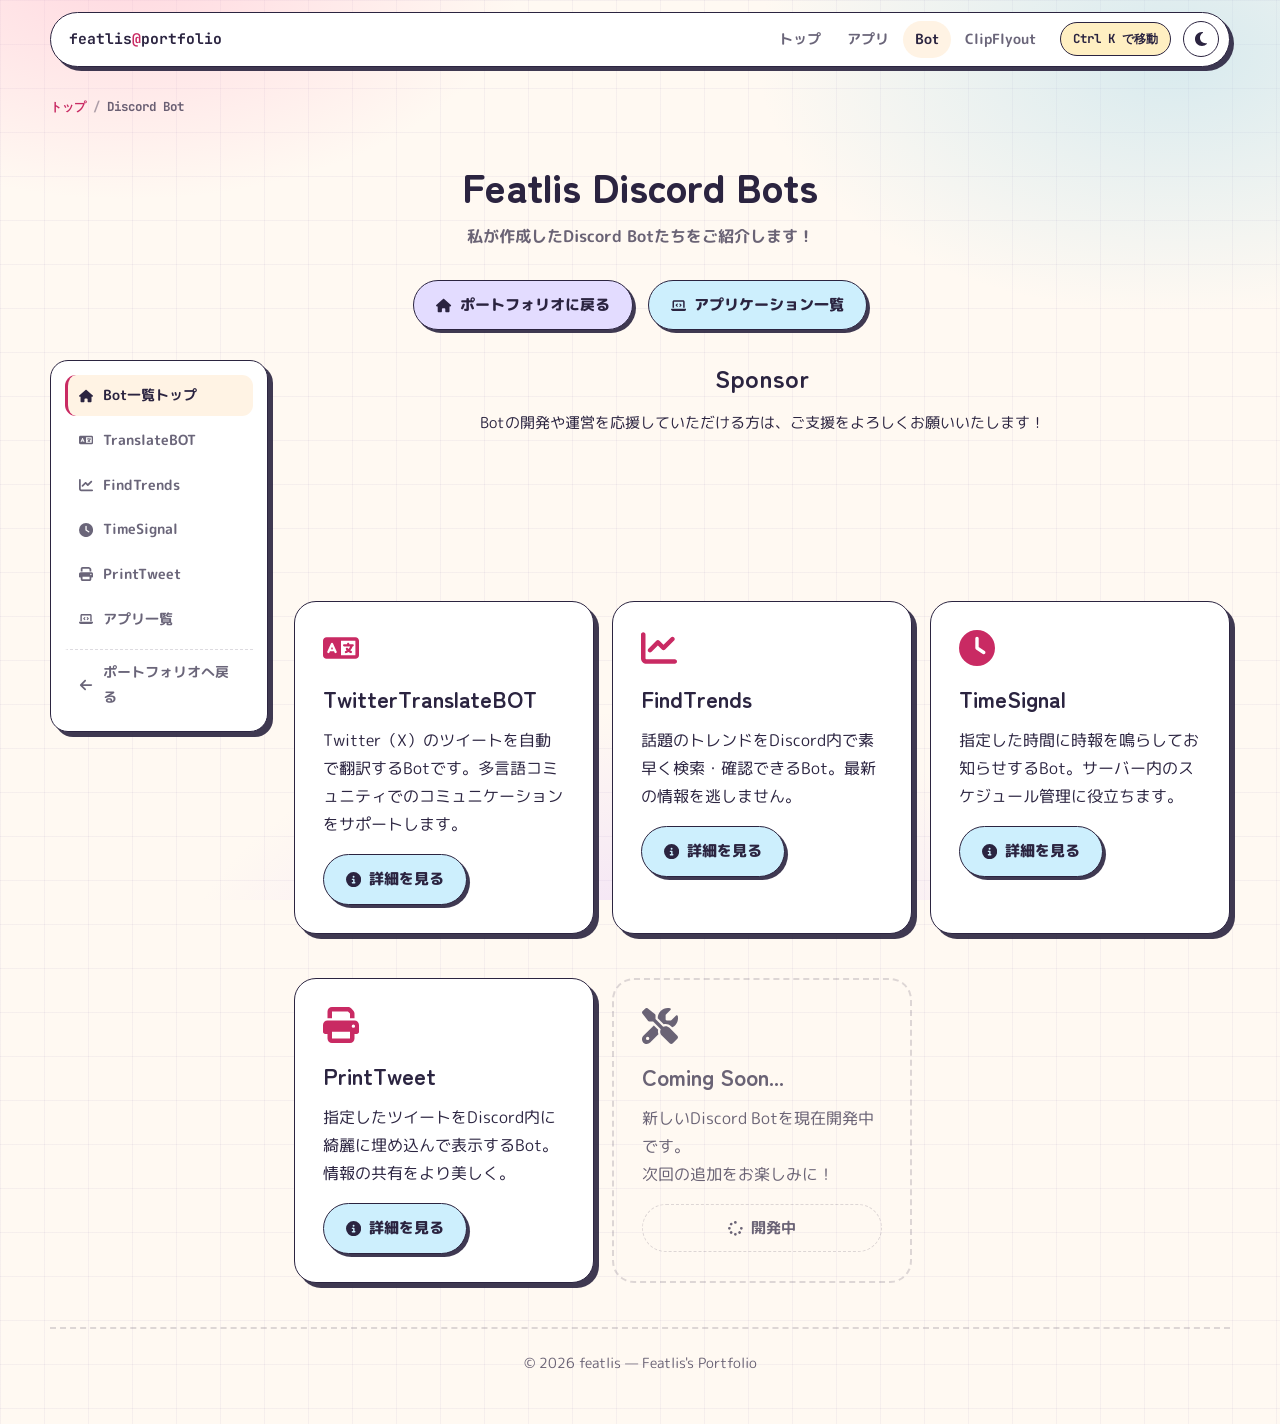
<file: featlis-discordbot.html>
<!DOCTYPE html>
<html lang="ja">

<head>
    <meta charset="UTF-8">
    <meta name="viewport" content="width=device-width, initial-scale=1.0">
    <title>Featlis Discord Bots</title>
    <meta name="color-scheme" content="light dark">
    <script>(function(){try{var d=document.documentElement,m=document.querySelector('meta[name="color-scheme"]'),t=localStorage.getItem("theme");if(t==="dark"||t==="light"){d.setAttribute("data-theme",t);if(m)m.content=t;}else if(window.matchMedia("(prefers-color-scheme: dark)").matches){d.setAttribute("data-theme","dark");}var a=localStorage.getItem("accent");if(a)d.setAttribute("data-accent",a);}catch(e){}})();</script>
    <meta name="description" content="Featlisが作成したDiscord Botの配布ページ。TwitterTranslateBOT、FindTrends、TimeSignal、PrintTweetの導入リンクと使い方を掲載しています。">
    <link rel="canonical" href="https://featlis.github.io/featlis-discordbot">
    <meta property="og:type" content="website">
    <meta property="og:site_name" content="Featlis's Portfolio">
    <meta property="og:title" content="Featlis Discord Bots">
    <meta property="og:description" content="Featlisが作成したDiscord Botの配布ページ。TwitterTranslateBOT、FindTrends、TimeSignal、PrintTweetの導入リンクと使い方を掲載しています。">
    <meta property="og:url" content="https://featlis.github.io/featlis-discordbot">
    <meta property="og:image" content="https://featlis.github.io/assets/ogp.png">
    <meta name="twitter:card" content="summary_large_image">
    <link rel="preconnect" href="https://fonts.googleapis.com">
    <link rel="preconnect" href="https://fonts.gstatic.com" crossorigin>
    <link href="https://fonts.googleapis.com/css2?family=Zen+Maru+Gothic:wght@700;900&family=M+PLUS+Rounded+1c:wght@400;500;700;800&family=Space+Grotesk:wght@500;700&family=JetBrains+Mono:wght@400;700&display=swap" rel="stylesheet">
    <link rel="stylesheet" href="css/style.css">
    <link rel="icon" type="image/png" href="./favicon.png?v=2">
    <link rel="apple-touch-icon" href="./favicon.png?v=2">
</head>

<body class="p-pink">
    <a class="skip-link" href="#main">メインコンテンツへスキップ</a>
    <div id="progressBar"></div>
    <header class="topbar">
        <a class="logo" href="./">featlis<b>@</b>portfolio</a>
        <nav aria-label="メインメニュー">
            <a href="./">トップ</a>
            <a href="featlis-apps">アプリ</a>
            <a href="featlis-discordbot">Bot</a>
            <a href="clipflyout">ClipFlyout</a>
        </nav>
        <button class="tbtn kbd" id="paletteBtn" type="button" aria-haspopup="dialog" aria-controls="palette"><span class="kbd-desktop">Ctrl K で移動</span><span class="kbd-mobile">移動</span></button>
        <button class="tbtn icon" id="themeToggle" type="button" aria-label="テーマ切替"><svg class="ic" viewBox="0 0 384 512" aria-hidden="true" focusable="false"><path d="M223.5 32C100 32 0 132.3 0 256S100 480 223.5 480c60.6 0 115.5-24.2 155.8-63.4c5-4.9 6.3-12.5 3.1-18.7s-10.1-9.7-17-8.5c-9.8 1.7-19.8 2.6-30.1 2.6c-96.9 0-175.5-78.8-175.5-176c0-65.8 36-123.1 89.3-153.3c6.1-3.5 9.2-10.5 7.7-17.3s-7.3-11.9-14.3-12.5c-6.3-.5-12.6-.8-19-.8z"/></svg></button>
    </header>

    <div class="container">
        <nav class="breadcrumb" aria-label="パンくずリスト">
            <a href="./">トップ</a><span class="sep" aria-hidden="true">/</span>
            <span aria-current="page">Discord Bot</span>
        </nav>

        <header class="fade-in">
            <h1>Featlis Discord Bots</h1>
            <p class="subtitle">私が作成したDiscord Botたちをご紹介します！</p>
            <div style="margin-top: 30px; display: flex; justify-content: center; gap: 15px; flex-wrap: wrap;">
                <a href="./" class="btn btn-portfolio">
                    <svg class="ic" viewBox="0 0 576 512" aria-hidden="true" focusable="false"><path d="M575.8 255.5c0 18-15 32.1-32 32.1l-32 0 .7 160.2c0 2.7-.2 5.4-.5 8.1l0 16.2c0 22.1-17.9 40-40 40l-16 0c-1.1 0-2.2 0-3.3-.1c-1.4 .1-2.8 .1-4.2 .1L416 512l-24 0c-22.1 0-40-17.9-40-40l0-24 0-64c0-17.7-14.3-32-32-32l-64 0c-17.7 0-32 14.3-32 32l0 64 0 24c0 22.1-17.9 40-40 40l-24 0-31.9 0c-1.5 0-3-.1-4.5-.2c-1.2 .1-2.4 .2-3.6 .2l-16 0c-22.1 0-40-17.9-40-40l0-112c0-.9 0-1.9 .1-2.8l0-69.7-32 0c-18 0-32-14-32-32.1c0-9 3-17 10-24L266.4 8c7-7 15-8 22-8s15 2 21 7L564.8 231.5c8 7 12 15 11 24z"/></svg> ポートフォリオに戻る
                </a>
                <a href="featlis-apps" class="btn btn-detail">
                    <svg class="ic" viewBox="0 0 640 512" aria-hidden="true" focusable="false"><path d="M64 96c0-35.3 28.7-64 64-64l384 0c35.3 0 64 28.7 64 64l0 256-64 0 0-256L128 96l0 256-64 0L64 96zM0 403.2C0 392.6 8.6 384 19.2 384l601.6 0c10.6 0 19.2 8.6 19.2 19.2c0 42.4-34.4 76.8-76.8 76.8L76.8 480C34.4 480 0 445.6 0 403.2zM281 209l-31 31 31 31c9.4 9.4 9.4 24.6 0 33.9s-24.6 9.4-33.9 0l-48-48c-9.4-9.4-9.4-24.6 0-33.9l48-48c9.4-9.4 24.6-9.4 33.9 0s9.4 24.6 0 33.9zM393 175l48 48c9.4 9.4 9.4 24.6 0 33.9l-48 48c-9.4 9.4-24.6 9.4-33.9 0s-9.4-24.6 0-33.9l31-31-31-31c-9.4-9.4-9.4-24.6 0-33.9s24.6-9.4 33.9 0z"/></svg> アプリケーション一覧
                </a>
            </div>
        </header>

        <div class="with-sidebar">
            <nav class="side-nav" aria-label="サブメニュー">
                <a href="featlis-discordbot" class="active" aria-current="page"><svg class="ic" viewBox="0 0 576 512" aria-hidden="true" focusable="false"><path d="M575.8 255.5c0 18-15 32.1-32 32.1l-32 0 .7 160.2c0 2.7-.2 5.4-.5 8.1l0 16.2c0 22.1-17.9 40-40 40l-16 0c-1.1 0-2.2 0-3.3-.1c-1.4 .1-2.8 .1-4.2 .1L416 512l-24 0c-22.1 0-40-17.9-40-40l0-24 0-64c0-17.7-14.3-32-32-32l-64 0c-17.7 0-32 14.3-32 32l0 64 0 24c0 22.1-17.9 40-40 40l-24 0-31.9 0c-1.5 0-3-.1-4.5-.2c-1.2 .1-2.4 .2-3.6 .2l-16 0c-22.1 0-40-17.9-40-40l0-112c0-.9 0-1.9 .1-2.8l0-69.7-32 0c-18 0-32-14-32-32.1c0-9 3-17 10-24L266.4 8c7-7 15-8 22-8s15 2 21 7L564.8 231.5c8 7 12 15 11 24z"/></svg> Bot一覧トップ</a>
                <a href="twitter-translate-bot"><svg class="ic" viewBox="0 0 640 512" aria-hidden="true" focusable="false"><path d="M0 128C0 92.7 28.7 64 64 64l192 0 48 0 16 0 256 0c35.3 0 64 28.7 64 64l0 256c0 35.3-28.7 64-64 64l-256 0-16 0-48 0L64 448c-35.3 0-64-28.7-64-64L0 128zm320 0l0 256 256 0 0-256-256 0zM178.3 175.9c-3.2-7.2-10.4-11.9-18.3-11.9s-15.1 4.7-18.3 11.9l-64 144c-4.5 10.1 .1 21.9 10.2 26.4s21.9-.1 26.4-10.2l8.9-20.1 73.6 0 8.9 20.1c4.5 10.1 16.3 14.6 26.4 10.2s14.6-16.3 10.2-26.4l-64-144zM160 233.2L179 276l-38 0 19-42.8zM448 164c11 0 20 9 20 20l0 4 44 0 16 0c11 0 20 9 20 20s-9 20-20 20l-2 0-1.6 4.5c-8.9 24.4-22.4 46.6-39.6 65.4c.9 .6 1.8 1.1 2.7 1.6l18.9 11.3c9.5 5.7 12.5 18 6.9 27.4s-18 12.5-27.4 6.9l-18.9-11.3c-4.5-2.7-8.8-5.5-13.1-8.5c-10.6 7.5-21.9 14-34 19.4l-3.6 1.6c-10.1 4.5-21.9-.1-26.4-10.2s.1-21.9 10.2-26.4l3.6-1.6c6.4-2.9 12.6-6.1 18.5-9.8l-12.2-12.2c-7.8-7.8-7.8-20.5 0-28.3s20.5-7.8 28.3 0l14.6 14.6 .5 .5c12.4-13.1 22.5-28.3 29.8-45L448 228l-72 0c-11 0-20-9-20-20s9-20 20-20l52 0 0-4c0-11 9-20 20-20z"/></svg> TranslateBOT</a>
                <a href="find-trends"><svg class="ic" viewBox="0 0 512 512" aria-hidden="true" focusable="false"><path d="M64 64c0-17.7-14.3-32-32-32S0 46.3 0 64L0 400c0 44.2 35.8 80 80 80l400 0c17.7 0 32-14.3 32-32s-14.3-32-32-32L80 416c-8.8 0-16-7.2-16-16L64 64zm406.6 86.6c12.5-12.5 12.5-32.8 0-45.3s-32.8-12.5-45.3 0L320 210.7l-57.4-57.4c-12.5-12.5-32.8-12.5-45.3 0l-112 112c-12.5 12.5-12.5 32.8 0 45.3s32.8 12.5 45.3 0L240 221.3l57.4 57.4c12.5 12.5 32.8 12.5 45.3 0l128-128z"/></svg> FindTrends</a>
                <a href="time-signal"><svg class="ic" viewBox="0 0 512 512" aria-hidden="true" focusable="false"><path d="M256 0a256 256 0 1 1 0 512A256 256 0 1 1 256 0zM232 120l0 136c0 8 4 15.5 10.7 20l96 64c11 7.4 25.9 4.4 33.3-6.7s4.4-25.9-6.7-33.3L280 243.2 280 120c0-13.3-10.7-24-24-24s-24 10.7-24 24z"/></svg> TimeSignal</a>
                <a href="print-tweet"><svg class="ic" viewBox="0 0 512 512" aria-hidden="true" focusable="false"><path d="M128 0C92.7 0 64 28.7 64 64l0 96 64 0 0-96 226.7 0L384 93.3l0 66.7 64 0 0-66.7c0-17-6.7-33.3-18.7-45.3L400 18.7C388 6.7 371.7 0 354.7 0L128 0zM384 352l0 32 0 64-256 0 0-64 0-16 0-16 256 0zm64 32l32 0c17.7 0 32-14.3 32-32l0-96c0-35.3-28.7-64-64-64L64 192c-35.3 0-64 28.7-64 64l0 96c0 17.7 14.3 32 32 32l32 0 0 64c0 35.3 28.7 64 64 64l256 0c35.3 0 64-28.7 64-64l0-64zM432 248a24 24 0 1 1 0 48 24 24 0 1 1 0-48z"/></svg> PrintTweet</a>
                <a href="featlis-apps"><svg class="ic" viewBox="0 0 640 512" aria-hidden="true" focusable="false"><path d="M64 96c0-35.3 28.7-64 64-64l384 0c35.3 0 64 28.7 64 64l0 256-64 0 0-256L128 96l0 256-64 0L64 96zM0 403.2C0 392.6 8.6 384 19.2 384l601.6 0c10.6 0 19.2 8.6 19.2 19.2c0 42.4-34.4 76.8-76.8 76.8L76.8 480C34.4 480 0 445.6 0 403.2zM281 209l-31 31 31 31c9.4 9.4 9.4 24.6 0 33.9s-24.6 9.4-33.9 0l-48-48c-9.4-9.4-9.4-24.6 0-33.9l48-48c9.4-9.4 24.6-9.4 33.9 0s9.4 24.6 0 33.9zM393 175l48 48c9.4 9.4 9.4 24.6 0 33.9l-48 48c-9.4 9.4-24.6 9.4-33.9 0s-9.4-24.6 0-33.9l31-31-31-31c-9.4-9.4-9.4-24.6 0-33.9s24.6-9.4 33.9 0z"/></svg> アプリ一覧</a>
                <a href="./" class="portfolio"><svg class="ic" viewBox="0 0 448 512" aria-hidden="true" focusable="false"><path d="M9.4 233.4c-12.5 12.5-12.5 32.8 0 45.3l160 160c12.5 12.5 32.8 12.5 45.3 0s12.5-32.8 0-45.3L109.2 288 416 288c17.7 0 32-14.3 32-32s-14.3-32-32-32l-306.7 0L214.6 118.6c12.5-12.5 12.5-32.8 0-45.3s-32.8-12.5-45.3 0l-160 160z"/></svg> ポートフォリオへ戻る</a>
            </nav>

            <main id="main" class="side-main">
                <section class="fade-in-up" style="margin-bottom: 30px; text-align: center;">
                    <h2 style="margin-bottom: 15px; border-bottom: none; display: inline-block;">Sponsor</h2>
                    <p style="margin-bottom: 20px; font-size: 0.95em;">Botの開発や運営を応援していただける方は、ご支援をよろしくお願いいたします！</p>
                    <iframe src="https://github.com/sponsors/featlis/card" title="Sponsor featlis" height="80" width="600"
                        style="border: 0; max-width: 100%; border-radius: 6px;" loading="lazy"></iframe>
                </section>

                <div class="bot-grid">
                    <!-- Bot 1 -->
                    <div class="card fade-in-up">
                        <div class="card-icon"><svg class="ic" viewBox="0 0 640 512" aria-hidden="true" focusable="false"><path d="M0 128C0 92.7 28.7 64 64 64l192 0 48 0 16 0 256 0c35.3 0 64 28.7 64 64l0 256c0 35.3-28.7 64-64 64l-256 0-16 0-48 0L64 448c-35.3 0-64-28.7-64-64L0 128zm320 0l0 256 256 0 0-256-256 0zM178.3 175.9c-3.2-7.2-10.4-11.9-18.3-11.9s-15.1 4.7-18.3 11.9l-64 144c-4.5 10.1 .1 21.9 10.2 26.4s21.9-.1 26.4-10.2l8.9-20.1 73.6 0 8.9 20.1c4.5 10.1 16.3 14.6 26.4 10.2s14.6-16.3 10.2-26.4l-64-144zM160 233.2L179 276l-38 0 19-42.8zM448 164c11 0 20 9 20 20l0 4 44 0 16 0c11 0 20 9 20 20s-9 20-20 20l-2 0-1.6 4.5c-8.9 24.4-22.4 46.6-39.6 65.4c.9 .6 1.8 1.1 2.7 1.6l18.9 11.3c9.5 5.7 12.5 18 6.9 27.4s-18 12.5-27.4 6.9l-18.9-11.3c-4.5-2.7-8.8-5.5-13.1-8.5c-10.6 7.5-21.9 14-34 19.4l-3.6 1.6c-10.1 4.5-21.9-.1-26.4-10.2s.1-21.9 10.2-26.4l3.6-1.6c6.4-2.9 12.6-6.1 18.5-9.8l-12.2-12.2c-7.8-7.8-7.8-20.5 0-28.3s20.5-7.8 28.3 0l14.6 14.6 .5 .5c12.4-13.1 22.5-28.3 29.8-45L448 228l-72 0c-11 0-20-9-20-20s9-20 20-20l52 0 0-4c0-11 9-20 20-20z"/></svg></div>
                        <h2>TwitterTranslateBOT</h2>
                        <p>Twitter（X）のツイートを自動で翻訳するBotです。多言語コミュニティでのコミュニケーションをサポートします。</p>
                        <div class="card-actions">
                            <a href="twitter-translate-bot" class="btn btn-detail">
                                <svg class="ic" viewBox="0 0 512 512" aria-hidden="true" focusable="false"><path d="M256 512A256 256 0 1 0 256 0a256 256 0 1 0 0 512zM216 336l24 0 0-64-24 0c-13.3 0-24-10.7-24-24s10.7-24 24-24l48 0c13.3 0 24 10.7 24 24l0 88 8 0c13.3 0 24 10.7 24 24s-10.7 24-24 24l-80 0c-13.3 0-24-10.7-24-24s10.7-24 24-24zm40-208a32 32 0 1 1 0 64 32 32 0 1 1 0-64z"/></svg> 詳細を見る
                            </a>
                        </div>
                    </div>

                    <!-- Bot 2 -->
                    <div class="card fade-in-up">
                        <div class="card-icon"><svg class="ic" viewBox="0 0 512 512" aria-hidden="true" focusable="false"><path d="M64 64c0-17.7-14.3-32-32-32S0 46.3 0 64L0 400c0 44.2 35.8 80 80 80l400 0c17.7 0 32-14.3 32-32s-14.3-32-32-32L80 416c-8.8 0-16-7.2-16-16L64 64zm406.6 86.6c12.5-12.5 12.5-32.8 0-45.3s-32.8-12.5-45.3 0L320 210.7l-57.4-57.4c-12.5-12.5-32.8-12.5-45.3 0l-112 112c-12.5 12.5-12.5 32.8 0 45.3s32.8 12.5 45.3 0L240 221.3l57.4 57.4c12.5 12.5 32.8 12.5 45.3 0l128-128z"/></svg></div>
                        <h2>FindTrends</h2>
                        <p>話題のトレンドをDiscord内で素早く検索・確認できるBot。最新の情報を逃しません。</p>
                        <div class="card-actions">
                            <a href="find-trends" class="btn btn-detail">
                                <svg class="ic" viewBox="0 0 512 512" aria-hidden="true" focusable="false"><path d="M256 512A256 256 0 1 0 256 0a256 256 0 1 0 0 512zM216 336l24 0 0-64-24 0c-13.3 0-24-10.7-24-24s10.7-24 24-24l48 0c13.3 0 24 10.7 24 24l0 88 8 0c13.3 0 24 10.7 24 24s-10.7 24-24 24l-80 0c-13.3 0-24-10.7-24-24s10.7-24 24-24zm40-208a32 32 0 1 1 0 64 32 32 0 1 1 0-64z"/></svg> 詳細を見る
                            </a>
                        </div>
                    </div>

                    <!-- Bot 3 -->
                    <div class="card fade-in-up">
                        <div class="card-icon"><svg class="ic" viewBox="0 0 512 512" aria-hidden="true" focusable="false"><path d="M256 0a256 256 0 1 1 0 512A256 256 0 1 1 256 0zM232 120l0 136c0 8 4 15.5 10.7 20l96 64c11 7.4 25.9 4.4 33.3-6.7s4.4-25.9-6.7-33.3L280 243.2 280 120c0-13.3-10.7-24-24-24s-24 10.7-24 24z"/></svg></div>
                        <h2>TimeSignal</h2>
                        <p>指定した時間に時報を鳴らしてお知らせするBot。サーバー内のスケジュール管理に役立ちます。</p>
                        <div class="card-actions">
                            <a href="time-signal" class="btn btn-detail">
                                <svg class="ic" viewBox="0 0 512 512" aria-hidden="true" focusable="false"><path d="M256 512A256 256 0 1 0 256 0a256 256 0 1 0 0 512zM216 336l24 0 0-64-24 0c-13.3 0-24-10.7-24-24s10.7-24 24-24l48 0c13.3 0 24 10.7 24 24l0 88 8 0c13.3 0 24 10.7 24 24s-10.7 24-24 24l-80 0c-13.3 0-24-10.7-24-24s10.7-24 24-24zm40-208a32 32 0 1 1 0 64 32 32 0 1 1 0-64z"/></svg> 詳細を見る
                            </a>
                        </div>
                    </div>

                    <!-- Bot 4 -->
                    <div class="card fade-in-up">
                        <div class="card-icon"><svg class="ic" viewBox="0 0 512 512" aria-hidden="true" focusable="false"><path d="M128 0C92.7 0 64 28.7 64 64l0 96 64 0 0-96 226.7 0L384 93.3l0 66.7 64 0 0-66.7c0-17-6.7-33.3-18.7-45.3L400 18.7C388 6.7 371.7 0 354.7 0L128 0zM384 352l0 32 0 64-256 0 0-64 0-16 0-16 256 0zm64 32l32 0c17.7 0 32-14.3 32-32l0-96c0-35.3-28.7-64-64-64L64 192c-35.3 0-64 28.7-64 64l0 96c0 17.7 14.3 32 32 32l32 0 0 64c0 35.3 28.7 64 64 64l256 0c35.3 0 64-28.7 64-64l0-64zM432 248a24 24 0 1 1 0 48 24 24 0 1 1 0-48z"/></svg></div>
                        <h2>PrintTweet</h2>
                        <p>指定したツイートをDiscord内に綺麗に埋め込んで表示するBot。情報の共有をより美しく。</p>
                        <div class="card-actions">
                            <a href="print-tweet" class="btn btn-detail">
                                <svg class="ic" viewBox="0 0 512 512" aria-hidden="true" focusable="false"><path d="M256 512A256 256 0 1 0 256 0a256 256 0 1 0 0 512zM216 336l24 0 0-64-24 0c-13.3 0-24-10.7-24-24s10.7-24 24-24l48 0c13.3 0 24 10.7 24 24l0 88 8 0c13.3 0 24 10.7 24 24s-10.7 24-24 24l-80 0c-13.3 0-24-10.7-24-24s10.7-24 24-24zm40-208a32 32 0 1 1 0 64 32 32 0 1 1 0-64z"/></svg> 詳細を見る
                            </a>
                        </div>
                    </div>

                    <!-- Coming Soon -->
                    <div class="card card-coming-soon fade-in-up">
                        <div class="card-icon"><svg class="ic" viewBox="0 0 512 512" aria-hidden="true" focusable="false"><path d="M78.6 5C69.1-2.4 55.6-1.5 47 7L7 47c-8.5 8.5-9.4 22-2.1 31.6l80 104c4.5 5.9 11.6 9.4 19 9.4l54.1 0 109 109c-14.7 29-10 65.4 14.3 89.6l112 112c12.5 12.5 32.8 12.5 45.3 0l64-64c12.5-12.5 12.5-32.8 0-45.3l-112-112c-24.2-24.2-60.6-29-89.6-14.3l-109-109 0-54.1c0-7.5-3.5-14.5-9.4-19L78.6 5zM19.9 396.1C7.2 408.8 0 426.1 0 444.1C0 481.6 30.4 512 67.9 512c18 0 35.3-7.2 48-19.9L233.7 374.3c-7.8-20.9-9-43.6-3.6-65.1l-61.7-61.7L19.9 396.1zM512 144c0-10.5-1.1-20.7-3.2-30.5c-2.4-11.2-16.1-14.1-24.2-6l-63.9 63.9c-3 3-7.1 4.7-11.3 4.7L352 176c-8.8 0-16-7.2-16-16l0-57.4c0-4.2 1.7-8.3 4.7-11.3l63.9-63.9c8.1-8.1 5.2-21.8-6-24.2C388.7 1.1 378.5 0 368 0C288.5 0 224 64.5 224 144l0 .8 85.3 85.3c36-9.1 75.8 .5 104 28.7L429 274.5c49-23 83-72.8 83-130.5zM56 432a24 24 0 1 1 48 0 24 24 0 1 1 -48 0z"/></svg></div>
                        <h2>Coming Soon...</h2>
                        <p>新しいDiscord Botを現在開発中です。<br>次回の追加をお楽しみに！</p>
                        <div class="card-actions">
                            <span class="badge-wip">
                                <svg class="ic ic-pulse" viewBox="0 0 512 512" aria-hidden="true" focusable="false"><path d="M304 48a48 48 0 1 0 -96 0 48 48 0 1 0 96 0zm0 416a48 48 0 1 0 -96 0 48 48 0 1 0 96 0zM48 304a48 48 0 1 0 0-96 48 48 0 1 0 0 96zm464-48a48 48 0 1 0 -96 0 48 48 0 1 0 96 0zM142.9 437A48 48 0 1 0 75 369.1 48 48 0 1 0 142.9 437zm0-294.2A48 48 0 1 0 75 75a48 48 0 1 0 67.9 67.9zM369.1 437A48 48 0 1 0 437 369.1 48 48 0 1 0 369.1 437z"/></svg> 開発中
                            </span>
                        </div>
                    </div>
                </div>
            </main>
        </div>

        <footer class="site-foot">
            <p>© <span id="year">2026</span> featlis — Featlis's Portfolio</p>
        </footer>
    </div>

    <dialog id="palette" closedby="any" aria-label="クイック移動">
        <div class="palette-box">
            <div class="palette-head">
                <input id="paletteInput" type="text" placeholder="ページやコマンドを検索..." autocomplete="off" aria-label="ページやコマンドを検索">
                <button type="button" class="palette-close" id="paletteClose" aria-label="閉じる">Esc</button>
            </div>
            <div class="palette-list" id="paletteList" role="listbox" aria-label="検索結果"></div>
        </div>
    </dialog>
    <div id="toastRegion" role="region" aria-label="通知"></div>
    <div id="toastLive" class="sr-only" aria-live="polite"></div>
    <button id="toTop" type="button" aria-label="トップへ戻る"><svg class="ic" viewBox="0 0 384 512" aria-hidden="true" focusable="false"><path d="M214.6 41.4c-12.5-12.5-32.8-12.5-45.3 0l-160 160c-12.5 12.5-12.5 32.8 0 45.3s32.8 12.5 45.3 0L160 141.2 160 448c0 17.7 14.3 32 32 32s32-14.3 32-32l0-306.7L329.4 246.6c12.5 12.5 32.8 12.5 45.3 0s12.5-32.8 0-45.3l-160-160z"/></svg></button>
    <script src="js/script.js"></script>
</body>

</html>
</file>
<file: css/style.css>
/* ============================================================
   Featlis's Portfolio — パステル・コンソール (rebuild v3.1)
   設計: 計器盤モジュールとして作品を並べるベントー型コンソール
   ============================================================ */
:root {
    color-scheme: light dark;
    --pink: #ffd6e7; --mint: #c8f4de; --lavender: #e3dcff; --blue: #cdeffd;
    --yellow: #ffefc2; --peach: #ffe0d1;
    --pink-deep: #c92a63; --mint-deep: #0d7a55; --lavender-deep: #5f4bb6;
    --blue-deep: #0b6fa4; --yellow-deep: #8f6200; --peach-deep: #b84718;
    --ink: #2b2440;
    --ink-soft: rgba(43, 36, 64, 0.7);
    --paper: #fff9f2;
    --surface: #ffffff;
    --surface-2: #fff3e4;
    --line: rgba(43, 36, 64, 0.16);
    --grid-line: rgba(90, 70, 140, 0.055);
    --mesh-1: rgba(255, 183, 206, 0.5);
    --mesh-2: rgba(168, 216, 234, 0.45);
    --mesh-3: rgba(216, 180, 254, 0.4);
    --btn-portfolio: var(--lavender-deep);
    --accent-color: var(--pink-deep);
    --accent-pastel: var(--pink);
    --card: var(--pink); --card-deep: var(--pink-deep);
    --border-color: var(--line);
    --shadow: 5px 5px 0 rgba(43, 36, 64, 0.9);
    --shadow-soft: 0 10px 30px rgba(90, 70, 140, 0.12);
    --font-head: "Zen Maru Gothic", "M PLUS Rounded 1c", sans-serif;
    --font-body: "M PLUS Rounded 1c", "Hiragino Maru Gothic ProN", sans-serif;
    --font-latin: "Space Grotesk", "Zen Maru Gothic", sans-serif;
    --font-mono: "JetBrains Mono", ui-monospace, Menlo, monospace;
}

:root:has(> head > meta[name="color-scheme"][content="dark"]),
html[data-theme="dark"] {
    color-scheme: dark;
}
:root:has(> head > meta[name="color-scheme"][content="light"]),
html[data-theme="light"] {
    color-scheme: light;
}

html[data-theme="dark"] {
    --ink: #f2ecff;
    --ink-soft: rgba(242, 236, 255, 0.72);
    --paper: #16121f;
    --surface: #211a33;
    --surface-2: #2a2142;
    --line: rgba(242, 236, 255, 0.18);
    --grid-line: rgba(200, 180, 255, 0.06);
    --mesh-1: rgba(214, 51, 108, 0.16);
    --mesh-2: rgba(11, 111, 164, 0.18);
    --mesh-3: rgba(95, 75, 182, 0.2);
    --accent-color: #ff8fab;
    --shadow: 5px 5px 0 rgba(0, 0, 0, 0.55);
    --shadow-soft: 0 10px 30px rgba(0, 0, 0, 0.4);
}

/* ページごとの基調色 */
.p-pink     { --accent-color: var(--pink-deep);     --accent-pastel: var(--pink); }
.p-mint     { --accent-color: var(--mint-deep);     --accent-pastel: var(--mint); }
.p-lavender { --accent-color: var(--lavender-deep); --accent-pastel: var(--lavender); }
.p-blue     { --accent-color: var(--blue-deep);     --accent-pastel: var(--blue); }
.p-yellow   { --accent-color: var(--yellow-deep);   --accent-pastel: var(--yellow); }
.p-peach    { --accent-color: var(--peach-deep);    --accent-pastel: var(--peach); }
html[data-theme="dark"] .p-pink     { --accent-color: #ff8fab; }
html[data-theme="dark"] .p-mint     { --accent-color: #5eead4; }
html[data-theme="dark"] .p-lavender { --accent-color: #c4b5fd; }
html[data-theme="dark"] .p-blue     { --accent-color: #7dd3fc; }
html[data-theme="dark"] .p-yellow   { --accent-color: #fde68a; }
html[data-theme="dark"] .p-peach    { --accent-color: #fdba74; }

/* ユーザー選択アクセントカラー（localStorage 保存・p-* より高優先） */
html[data-accent="pink"],     html[data-accent="pink"] body     { --accent-color: var(--pink-deep);     --accent-pastel: var(--pink); }
html[data-accent="mint"],     html[data-accent="mint"] body     { --accent-color: var(--mint-deep);     --accent-pastel: var(--mint); }
html[data-accent="lavender"], html[data-accent="lavender"] body { --accent-color: var(--lavender-deep); --accent-pastel: var(--lavender); }
html[data-accent="blue"],     html[data-accent="blue"] body     { --accent-color: var(--blue-deep);     --accent-pastel: var(--blue); }
html[data-accent="yellow"],   html[data-accent="yellow"] body   { --accent-color: var(--yellow-deep);   --accent-pastel: var(--yellow); }
html[data-accent="peach"],    html[data-accent="peach"] body    { --accent-color: var(--peach-deep);    --accent-pastel: var(--peach); }

html[data-theme="dark"][data-accent="pink"],     html[data-theme="dark"][data-accent="pink"] body     { --accent-color: #ff8fab; }
html[data-theme="dark"][data-accent="mint"],     html[data-theme="dark"][data-accent="mint"] body     { --accent-color: #5eead4; }
html[data-theme="dark"][data-accent="lavender"], html[data-theme="dark"][data-accent="lavender"] body { --accent-color: #c4b5fd; }
html[data-theme="dark"][data-accent="blue"],     html[data-theme="dark"][data-accent="blue"] body     { --accent-color: #7dd3fc; }
html[data-theme="dark"][data-accent="yellow"],   html[data-theme="dark"][data-accent="yellow"] body   { --accent-color: #fde68a; }
html[data-theme="dark"][data-accent="peach"],    html[data-theme="dark"][data-accent="peach"] body    { --accent-color: #fdba74; }

* { margin: 0; padding: 0; box-sizing: border-box; }
html { scroll-behavior: smooth; }
body {
    font-family: var(--font-body);
    color: var(--ink);
    line-height: 1.75;
    min-height: 100vh;
    background-color: var(--paper);
    background-image:
        radial-gradient(640px 380px at 10% -4%, var(--mesh-1), transparent 62%),
        radial-gradient(680px 420px at 92% 6%, var(--mesh-2), transparent 62%),
        radial-gradient(760px 480px at 50% 112%, var(--mesh-3), transparent 62%),
        linear-gradient(var(--grid-line) 1px, transparent 1px),
        linear-gradient(90deg, var(--grid-line) 1px, transparent 1px);
    background-size: auto, auto, auto, 44px 44px, 44px 44px;
    background-attachment: fixed, fixed, fixed, scroll, scroll;
    padding: 92px 18px 48px;
}
::selection { background: var(--pink); color: #2b2440; }
a { color: var(--accent-color); }
img { max-width: 100%; height: auto; }
code { font-family: var(--font-mono); font-size: 0.88em; background: var(--surface-2); padding: 1px 6px; border-radius: 6px; }
kbd, .kbd {
    font-family: var(--font-mono); font-size: .78em;
    background: var(--surface-2); color: var(--ink);
    border: 1.5px solid var(--ink); border-radius: 6px; padding: 1px 7px;
    display: inline-block; line-height: 1.45;
}

/* スキップリンク & スクリーンリーダー専用 & フォーカス可視化 */
.sr-only {
    position: absolute; width: 1px; height: 1px; padding: 0; margin: -1px;
    overflow: hidden; clip: rect(0, 0, 0, 0); white-space: nowrap; border: 0;
}
.skip-link {
    position: fixed; top: -120px; left: 16px; z-index: 1600;
    background: var(--surface); color: var(--ink);
    border: 2px solid var(--ink); border-radius: 999px;
    padding: 8px 16px; font-weight: 800; font-size: .88rem;
    text-decoration: none; box-shadow: var(--shadow);
}
.skip-link:focus-visible { top: 14px; }
:focus-visible {
    outline: 3px solid var(--accent-color);
    outline-offset: 2px;
}
main:focus { outline: none; }

/* --- 上部コンソールバー --- */
#progressBar {
    position: fixed; top: 0; left: 0; height: 3px; width: 0; z-index: 1200;
    background: linear-gradient(90deg, var(--pink-deep), var(--lavender-deep), var(--blue-deep));
}
.topbar {
    position: fixed; top: 12px; left: 50%; transform: translateX(-50%);
    width: min(1180px, calc(100% - 24px)); z-index: 1100;
    display: flex; align-items: center; gap: 12px;
    background: var(--surface); border: 1.5px solid var(--ink); border-radius: 999px;
    box-shadow: 4px 4px 0 rgba(43,36,64,.9); padding: 8px 10px 8px 18px;
}
html[data-theme="dark"] .topbar { box-shadow: 4px 4px 0 rgba(0,0,0,.55); }
.topbar .logo { font-family: var(--font-mono); font-weight: 700; font-size: .92rem; color: var(--ink); text-decoration: none; white-space: nowrap; }
.topbar .logo b { color: var(--accent-color); }
.topbar nav { display: flex; gap: 2px; margin-left: auto; }
.topbar nav a { color: var(--ink-soft); text-decoration: none; font-weight: 700; font-size: .88rem; padding: 6px 12px; border-radius: 999px; }
.topbar nav a:hover, .topbar nav a.now { background: var(--surface-2); color: var(--ink); }
.topbar .tbtn {
    border: 1.5px solid var(--ink); background: var(--yellow); color: #2b2440; border-radius: 999px;
    font-family: var(--font-mono); font-size: .78rem; font-weight: 700; padding: 7px 12px; cursor: pointer; white-space: nowrap;
}
.topbar .tbtn.icon {
    background: var(--surface); color: var(--ink);
    width: 36px; height: 36px; padding: 0; border-radius: 50%; font-size: .95rem;
    display: inline-flex; align-items: center; justify-content: center; flex-shrink: 0;
}
.kbd-mobile { display: none; }
@media (max-width: 720px) {
    .topbar nav { display: none; }
    .kbd-desktop { display: none; }
    .kbd-mobile { display: inline; }
    .topbar .tbtn.kbd { margin-left: auto; padding: 6px 12px; font-size: .78rem; }
}

/* --- 共通部品 --- */
.container { max-width: 1180px; margin: 0 auto; }
.chip {
    display: inline-block; font-family: var(--font-mono); font-size: .7rem; font-weight: 700; letter-spacing: .14em;
    padding: 4px 12px; border-radius: 999px; border: 1.5px solid var(--ink); color: #2b2440; background: var(--pink);
    box-shadow: 2px 2px 0 rgba(43,36,64,.9);
}
.c-pink { background: var(--pink); } .c-mint { background: var(--mint); } .c-lavender { background: var(--lavender); }
.c-blue { background: var(--blue); } .c-yellow { background: var(--yellow); } .c-peach { background: var(--peach); }

.btn {
    display: inline-flex; align-items: center; justify-content: center; gap: 8px;
    padding: 11px 22px; border-radius: 999px; text-decoration: none;
    font-weight: 800; font-size: .95rem; border: 1.5px solid var(--ink);
    color: var(--ink); background: var(--surface);
    box-shadow: 3px 3px 0 rgba(43,36,64,.9); transition: transform .15s ease, box-shadow .15s ease;
    cursor: pointer;
}
html[data-theme="dark"] .btn { box-shadow: 3px 3px 0 rgba(0,0,0,.55); }
.btn:hover { transform: translate(-1px,-1px); box-shadow: 4px 4px 0 rgba(43,36,64,.9); text-decoration: none; }
html[data-theme="dark"] .btn:hover { box-shadow: 4px 4px 0 rgba(0,0,0,.65); }
.btn:active { transform: translate(2px,2px); box-shadow: 1px 1px 0 rgba(43,36,64,.9); }
.btn-invite, .btn-download-primary { background: var(--pink); color: #2b2440; }
.btn-portfolio { background: var(--lavender); color: #2b2440; }
.btn-detail { background: var(--blue); color: #2b2440; }
.btn-mint { background: var(--mint); color: #2b2440; }
.btn-back, .btn-download-secondary { background: var(--surface); color: var(--ink); }
.btn-github { background: #2b2440; color: #ffffff; }
html[data-theme="dark"] .btn-github { background: #33294d; color: #f2ecff; border-color: var(--ink); }
.btn-sm { padding: 7px 14px; font-size: .82rem; }

.badges { display: flex; flex-wrap: wrap; gap: 8px; margin: 14px 0; }
.badge-link img { height: 26px; border-radius: 6px; display: block; width: auto; }
.mono { font-family: var(--font-mono); }
h1, h2, h3 { font-family: var(--font-head); line-height: 1.4; }
main section:not(.tile):not(.card) > h2, .sec-title {
    font-size: 1.55rem; margin-bottom: 16px; display: flex; align-items: center; gap: 12px;
}
main section:not(.tile):not(.card) > h2::after, .sec-title::after {
    content: ""; flex: 1; height: 2px;
    background: repeating-linear-gradient(90deg, var(--ink) 0 8px, transparent 8px 14px);
    opacity: .35;
}

.text-soft { color: var(--ink-soft); }
.note-small { font-size: .85rem; color: var(--ink-soft); margin-top: 10px; margin-bottom: 0; }

/* コピーボタン */
.copy-btn {
    font-family: var(--font-mono); font-size: .74rem; font-weight: 700;
    padding: 5px 11px; border-radius: 999px;
    border: 1.5px solid var(--ink); background: var(--surface-2); color: var(--ink);
    cursor: pointer; display: inline-flex; align-items: center; gap: 5px;
    white-space: nowrap; transition: transform .12s ease, background-color .15s ease;
}
.copy-btn:hover { background: var(--accent-pastel); color: #2b2440; transform: translateY(-1px); }
.copy-btn.copied { background: var(--mint); color: #2b2440; }

/* --- ベントー（トップ） --- */
.bento { display: grid; grid-template-columns: repeat(12, 1fr); gap: 18px; }
.tile {
    background: var(--surface); border: 1.5px solid var(--ink); border-radius: 22px; box-shadow: var(--shadow);
    padding: 26px; position: relative; overflow: hidden;
}
.tile[class*="c-"] {
    color: #2b2440;
    --ink: #2b2440;
    --ink-soft: rgba(43, 36, 64, 0.74);
    --line: rgba(43, 36, 64, 0.22);
}
.tile[class*="c-"] .chip,
.tile[class*="c-"] .btn { border-color: #2b2440; }
.tile[class*="c-"] .btn-github { border-color: #2b2440; }
.tile[class*="c-"] .bot-rows a:hover { background: rgba(43, 36, 64, 0.08); }
.tile[class*="c-"] ul li::before { background: #2b2440; }
.tile[class*="c-"] .accent-swatch { border-color: #2b2440; }

.tile .t-label {
    font-family: var(--font-mono); font-size: .68rem; font-weight: 700; letter-spacing: .22em;
    opacity: .78; display: block; margin-bottom: 10px;
}
.tile h2, .tile h3 { font-size: 1.3rem; margin-bottom: 8px; }
.tile p { font-size: .94rem; }
.tile ul { list-style: none; margin-top: 10px; }
.tile ul li { padding: 7px 0 7px 20px; position: relative; font-size: .92rem; border-top: 1px dashed var(--line); }
.tile ul li:first-child { border-top: none; }
.tile ul li::before { content: ""; position: absolute; left: 2px; top: 15px; width: 8px; height: 8px; border-radius: 2px; background: var(--accent-color); }
.tile.w8 { grid-column: span 8; } .tile.w7 { grid-column: span 7; } .tile.w6 { grid-column: span 6; }
.tile.w5 { grid-column: span 5; } .tile.w4 { grid-column: span 4; } .tile.w12 { grid-column: span 12; }
@media (max-width: 900px) { .tile { grid-column: span 12 !important; } }

.hero-tile {
    display: flex; flex-direction: column; justify-content: center; min-height: 300px;
    background: linear-gradient(135deg, var(--surface) 55%, var(--accent-pastel) 130%);
}
html[data-theme="dark"] .hero-tile { background: linear-gradient(135deg, var(--surface) 55%, rgba(214,51,108,.35) 130%); }
.hero-tile h1 { font-size: clamp(2rem, 5.2vw, 3.3rem); font-weight: 900; letter-spacing: .01em; margin: 14px 0 6px; min-height: 1.35em; }
.hero-tile h1 .caret { display: inline-block; width: .55ch; color: var(--accent-color); animation: blink 1s steps(1) infinite; }
@keyframes blink { 50% { opacity: 0; } }
.hero-tile .subtitle { font-size: 1.02rem; color: var(--ink-soft); font-weight: 700; }
.hero-wave { width: min(480px, 100%); height: 40px; margin-top: 14px; }
.hero-wave path { fill: none; stroke-width: 2.5; stroke-linecap: round; }
.hero-wave .w1 { stroke: var(--pink-deep); } .hero-wave .w2 { stroke: var(--blue-deep); opacity: .65; } .hero-wave .w3 { stroke: var(--lavender-deep); opacity: .45; }
html[data-theme="dark"] .hero-wave .w1 { stroke: #ff8fab; }
html[data-theme="dark"] .hero-wave .w2 { stroke: #7dd3fc; opacity: .75; }
html[data-theme="dark"] .hero-wave .w3 { stroke: #c4b5fd; opacity: .6; }
@media (prefers-reduced-motion: no-preference) {
    .hero-wave path { stroke-dasharray: 6 8; animation: waveSlide 3.2s linear infinite; }
}
@keyframes waveSlide { to { stroke-dashoffset: -140; } }
.hero-cta { display: flex; gap: 12px; flex-wrap: wrap; margin-top: 22px; }

/* STATUS タイル + 計器UI + アクセント切替 */
.status-head { display: flex; align-items: center; justify-content: space-between; gap: 8px; flex-wrap: wrap; }
.status-tile .live { display: inline-flex; align-items: center; gap: 8px; font-weight: 800; }
.status-tile .live i { width: 10px; height: 10px; border-radius: 50%; background: #22c55e; box-shadow: 0 0 0 0 rgba(34,197,94,.5); animation: livePulse 2s infinite; }
@keyframes livePulse { 70% { box-shadow: 0 0 0 9px rgba(34,197,94,0); } 100% { box-shadow: 0 0 0 0 rgba(34,197,94,0); } }
.status-greet {
    font-family: var(--font-mono); font-size: .72rem; font-weight: 700;
    padding: 2px 9px; border-radius: 999px; border: 1px solid var(--line);
    background: var(--surface-2); color: var(--ink);
}
.status-tile .clock { font-family: var(--font-mono); font-size: 1.65rem; font-weight: 700; margin: 8px 0 2px; }
.status-tile .nums { display: grid; grid-template-columns: repeat(3, 1fr); gap: 10px; margin-top: 14px; }
.status-tile .num { background: var(--surface-2); border: 1.5px solid var(--ink); border-radius: 14px; text-align: center; padding: 10px 4px; }
.status-tile .num b { font-family: var(--font-mono); font-size: 1.45rem; display: block; }
.status-tile .num span { font-size: .72rem; font-weight: 700; color: var(--ink-soft); }
.status-meta {
    display: flex; flex-wrap: wrap; gap: 8px 14px; margin-top: 12px; padding-top: 10px;
    border-top: 1px dashed var(--line); font-family: var(--font-mono); font-size: .72rem; color: var(--ink-soft);
}
.status-meta strong { color: var(--ink); }
.accent-picker {
    display: flex; align-items: center; gap: 7px; flex-wrap: wrap;
    margin-top: 12px; padding-top: 10px; border-top: 1px dashed var(--line);
}
.accent-picker-label { font-family: var(--font-mono); font-size: .68rem; font-weight: 700; letter-spacing: .1em; color: var(--ink-soft); margin-right: 2px; }
.accent-swatch {
    width: 20px; height: 20px; border-radius: 50%; border: 1.5px solid var(--ink);
    cursor: pointer; padding: 0; transition: transform .12s ease;
}
.accent-swatch:hover { transform: scale(1.15); }
.accent-swatch.on { box-shadow: 0 0 0 2px var(--surface), 0 0 0 4px var(--ink); }
.sw-pink { background: var(--pink); } .sw-mint { background: var(--mint); }
.sw-lavender { background: var(--lavender); } .sw-blue { background: var(--blue); }
.sw-yellow { background: var(--yellow); } .sw-peach { background: var(--peach); }
.accent-reset {
    margin-left: auto; font-family: var(--font-mono); font-size: .66rem; font-weight: 700;
    padding: 2px 8px; border-radius: 999px; border: 1px solid var(--line);
    background: var(--surface-2); color: var(--ink-soft); cursor: pointer;
}
.accent-reset.on { border-color: var(--ink); color: var(--ink); }

.work-head { display: flex; align-items: center; gap: 14px; margin-bottom: 10px; }
.work-head img { width: 50px; height: 50px; border-radius: 14px; border: 1.5px solid var(--ink); flex-shrink: 0; }
.work-img { width: 100%; border-radius: 14px; border: 1.5px solid var(--ink); margin: 8px 0 4px; }
.work-btns { display: flex; gap: 10px; flex-wrap: wrap; margin-top: 16px; }
.bot-rows { display: flex; flex-direction: column; }
.bot-rows a { display: flex; align-items: center; gap: 12px; padding: 11px 6px; text-decoration: none; color: inherit; border-top: 1px dashed var(--line); font-weight: 700; }
.bot-rows a:first-child { border-top: none; }
.bot-rows a:hover { background: var(--surface-2); border-radius: 8px; }
.bot-rows .dot { width: 12px; height: 12px; border-radius: 4px; border: 1.5px solid var(--ink); flex-shrink: 0; }
.bot-rows .go { margin-left: auto; font-family: var(--font-mono); font-size: .75rem; color: var(--ink-soft); }
.filter-chips { display: flex; gap: 8px; flex-wrap: wrap; margin-bottom: 14px; }
.filter-chips button {
    font-family: var(--font-mono); font-size: .75rem; font-weight: 700; padding: 6px 14px; border-radius: 999px;
    border: 1.5px solid var(--ink); background: var(--surface); color: var(--ink); cursor: pointer;
}
.filter-chips button.on { background: var(--ink); color: var(--paper); }
.skill-group h3, .skill-group h4 { font-family: var(--font-head); font-size: 1rem; margin: 12px 0 4px; }
.skill-group ul { margin-top: 0; }
.about-img { width: 210px; max-width: 70%; height: auto; display: block; margin: 4px auto 12px; }
.contact-row { display: flex; flex-wrap: wrap; align-items: center; gap: 12px; margin-top: 14px; }
.contact-card {
    display: inline-flex; align-items: center; gap: 14px; background: var(--surface); border: 1.5px solid var(--ink);
    border-radius: 16px; padding: 12px 18px; text-decoration: none; color: var(--ink); box-shadow: 3px 3px 0 rgba(43,36,64,.9);
}
html[data-theme="dark"] .contact-card { box-shadow: 3px 3px 0 rgba(0,0,0,.55); }
.contact-info { display: flex; flex-direction: column; text-align: left; }
.service-name { font-weight: 800; }
.account-id { font-family: var(--font-mono); font-size: .82rem; color: var(--ink-soft); }

/* --- GitHub コンソールモジュール（案3 + 案1互換スタイル） --- */
.gh-head { display: flex; align-items: center; justify-content: space-between; gap: 12px; flex-wrap: wrap; margin-bottom: 14px; }
.gh-handle { display: flex; align-items: center; gap: 12px; }
.gh-handle img { width: 42px; height: 42px; border-radius: 12px; border: 1.5px solid var(--ink); background: var(--surface-2); flex-shrink: 0; }
.gh-handle strong { display: block; font-size: 1.05rem; line-height: 1.25; }
.gh-handle span { font-family: var(--font-mono); font-size: .78rem; color: var(--ink-soft); }
.gh-metrics { display: grid; grid-template-columns: repeat(3, 1fr); gap: 10px; margin-bottom: 14px; }
.gh-metric {
    background: var(--surface-2); border: 1.5px solid var(--ink); border-radius: 14px;
    padding: 10px 8px; text-align: center;
}
.gh-metric b { font-family: var(--font-mono); font-size: 1.35rem; font-weight: 700; display: block; line-height: 1.2; }
.gh-metric span { font-family: var(--font-mono); font-size: .68rem; font-weight: 700; letter-spacing: .12em; color: var(--ink-soft); }
.gh-lang-wrap { margin-bottom: 14px; }
.gh-lang-head { display: flex; justify-content: space-between; font-family: var(--font-mono); font-size: .7rem; font-weight: 700; letter-spacing: .1em; color: var(--ink-soft); margin-bottom: 6px; }
.gh-lang-bar {
    display: flex; height: 12px; border-radius: 999px; overflow: hidden;
    border: 1.5px solid var(--ink); background: var(--surface-2);
}
.gh-lang-seg { height: 100%; border-right: 1px solid var(--ink); }
.gh-lang-seg:last-child { border-right: none; }
.seg-0 { background: var(--blue); } .seg-1 { background: var(--pink); }
.seg-2 { background: var(--mint); } .seg-3 { background: var(--yellow); }
.seg-4 { background: var(--lavender); } .seg-5 { background: var(--peach); }
.gh-lang-legend { display: flex; flex-wrap: wrap; gap: 6px 12px; margin-top: 8px; font-family: var(--font-mono); font-size: .72rem; color: var(--ink-soft); }
.gh-lang-legend span { display: inline-flex; align-items: center; gap: 5px; }
.gh-lang-dot { width: 9px; height: 9px; border-radius: 3px; border: 1px solid var(--ink); display: inline-block; }
.gh-repos { border-top: 1px dashed var(--line); padding-top: 8px; display: flex; flex-direction: column; }
.gh-repo {
    display: flex; align-items: center; gap: 10px; padding: 8px 6px; border-radius: 10px;
    text-decoration: none; color: var(--ink); border-top: 1px dashed var(--line);
}
.gh-repo:first-child { border-top: none; }
.gh-repo:hover { background: var(--surface-2); text-decoration: none; }
.gh-repo-name { font-family: var(--font-mono); font-size: .86rem; font-weight: 700; overflow: hidden; text-overflow: ellipsis; white-space: nowrap; }
.gh-lang-pill {
    font-family: var(--font-mono); font-size: .68rem; font-weight: 700;
    padding: 1px 8px; border-radius: 999px; border: 1px solid var(--ink);
    background: var(--surface-2); color: var(--ink); flex-shrink: 0;
}
.gh-repo-date { margin-left: auto; font-family: var(--font-mono); font-size: .72rem; color: var(--ink-soft); flex-shrink: 0; }

/* 案1への即時ロールバック用互換スタイル */
.gh-stats-grid { display: grid; grid-template-columns: minmax(0, 1.32fr) minmax(0, 1fr); gap: 14px; align-items: stretch; }
@media (max-width: 560px) { .gh-stats-grid { grid-template-columns: 1fr; } }
.stats-card { border-radius: 14px; border: 1.5px solid var(--ink); background: var(--surface); width: 100%; height: auto; }

footer.site-foot, .container > footer {
    margin-top: 44px; border-top: 2px dashed var(--line); padding-top: 22px; text-align: center;
    font-size: .88rem; color: var(--ink-soft);
}
footer.site-foot ul { list-style: none; }
footer.site-foot a { color: var(--accent-color); text-decoration: none; font-weight: 700; }

#toTop {
    position: fixed; right: 18px; bottom: 18px; z-index: 1050; width: 46px; height: 46px; border-radius: 50%;
    border: 1.5px solid var(--ink); background: var(--yellow); color: #2b2440; font-size: 1rem; cursor: pointer;
    box-shadow: 3px 3px 0 rgba(43,36,64,.9); opacity: 0; pointer-events: none; transition: opacity .25s ease;
    display: inline-flex; align-items: center; justify-content: center;
}
#toTop.show { opacity: 1; pointer-events: auto; }

/* --- 下位ページ共通 --- */
.breadcrumb {
    display: flex; align-items: center; flex-wrap: wrap; gap: 7px;
    font-family: var(--font-mono); font-size: .78rem; font-weight: 700;
    color: var(--ink-soft); margin: 4px 0 8px;
}
.breadcrumb a { color: var(--accent-color); text-decoration: none; }
.breadcrumb a:hover { text-decoration: underline; }
.breadcrumb .sep { opacity: .55; }

header.page-hero, .container > header { text-align: center; padding: 20px 10px 8px; }
header.page-hero h1, .container > header h1 { font-size: clamp(1.7rem, 4.4vw, 2.5rem); font-weight: 900; margin: 12px 0 8px; }
header.page-hero .subtitle, .container > header .subtitle { color: var(--ink-soft); font-weight: 700; }
.container > section:not(.tile) { margin-top: 26px; }

.card {
    background: var(--surface); border: 1.5px solid var(--ink); border-radius: 22px;
    box-shadow: var(--shadow); padding: 28px; margin-top: 26px;
}
.card h2 { font-size: 1.4rem; margin-bottom: 12px; }
.card h3 { margin: 14px 0 8px; }
.card p { margin-bottom: 10px; }
.card ul, .card ol { margin: 8px 0 8px 22px; }
.card li { margin-bottom: 5px; }

.with-sidebar { display: flex; gap: 26px; align-items: flex-start; margin-top: 22px; }
.side-nav {
    position: sticky; top: 88px; flex: 0 0 218px;
    background: var(--surface); border: 1.5px solid var(--ink);
    border-radius: 18px; box-shadow: var(--shadow); padding: 14px;
    display: flex; flex-direction: column; gap: 4px;
}
.side-nav a {
    display: flex; align-items: center; gap: 10px;
    padding: 8px 11px; border-radius: 11px; border-left: 3px solid transparent;
    color: var(--ink-soft); text-decoration: none; font-weight: 700; font-size: .88rem;
}
.side-nav a:hover { background: var(--surface-2); color: var(--ink); }
.side-nav a.active { background: var(--surface-2); color: var(--ink); border-left-color: var(--accent-color); }
.side-nav a.portfolio { margin-top: 6px; padding-top: 10px; border-top: 1px dashed var(--line); border-radius: 0 0 11px 11px; }
.side-main { flex: 1; min-width: 0; }
.side-main > section:first-child,
.side-main > .card:first-child { margin-top: 0; }
@media (max-width: 860px) {
    .with-sidebar { flex-direction: column; }
    .side-nav { position: static; width: 100%; flex: none; flex-direction: row; flex-wrap: wrap; }
    .side-nav a.portfolio { margin-top: 0; padding-top: 8px; border-top: none; border-radius: 11px; }
}

.app-hero { text-align: center; }
.app-icon-large { width: 96px; height: 96px; border-radius: 24px; border: 1.5px solid var(--ink); box-shadow: var(--shadow-soft); }
.app-icon-img { width: 84px; height: 84px; border-radius: 22px; border: 1.5px solid var(--ink); box-shadow: var(--shadow-soft); }
.app-card-icon { width: 72px; height: 72px; border-radius: 16px; border: 1.5px solid var(--ink); box-shadow: var(--shadow-soft); }
.feature-grid { display: grid; grid-template-columns: repeat(auto-fit, minmax(250px, 1fr)); gap: 16px; margin-top: 14px; }
.feature-item { background: var(--surface-2); border: 1.5px solid var(--ink); border-radius: 16px; padding: 18px; }
.feature-item h3 { margin-top: 0; font-size: 1.05rem; }
.app-table { width: 100%; border-collapse: collapse; margin-top: 12px; font-size: .9rem; }
.app-table th, .app-table td { border: 1px solid var(--line); padding: 9px 12px; text-align: left; }
.app-table th { background: var(--surface-2); font-family: var(--font-head); }
.app-table-wrap, .app-table-container { overflow-x: auto; }
.bot-grid { display: grid; grid-template-columns: repeat(auto-fit, minmax(280px, 1fr)); gap: 18px; }
.download-panel { text-align: center; background: var(--surface-2); border: 1.5px dashed var(--ink); border-radius: 18px; padding: 24px; margin-top: 16px; }
.card-icon { font-size: 1.5rem; color: var(--accent-color); margin-bottom: 8px; }
.card-actions { display: flex; gap: 10px; flex-wrap: wrap; margin-top: 16px; }
.download-cta-group { display: flex; gap: 12px; justify-content: center; flex-wrap: wrap; margin-top: 14px; }
.bot-detail h2 { display: flex; align-items: center; gap: 10px; }

/* 下位ページ内のテーマ連動部品 */
.step-list { list-style: none; padding-left: 0; margin: 0; color: var(--ink); }
.step-list li { margin-bottom: 15px; display: flex; align-items: flex-start; gap: 12px; }
.step-list li:last-child { margin-bottom: 0; }
.step-num {
    background: var(--blue); color: #2b2440; border: 1.5px solid var(--ink);
    border-radius: 50%; width: 28px; height: 28px;
    display: inline-flex; align-items: center; justify-content: center;
    font-family: var(--font-mono); font-size: .82rem; font-weight: 700; flex-shrink: 0;
}
.cmd-heading {
    margin-top: 20px; color: var(--accent-color);
    border-bottom: 1px dashed var(--line); padding-bottom: 6px;
}
.cmd-list { list-style: none; margin: 10px 0 20px; padding: 0; color: var(--ink); }
.cmd-list li {
    display: flex; flex-wrap: wrap; align-items: center; gap: 8px 10px;
    padding: 9px 6px; border-top: 1px dashed var(--line);
}
.cmd-list li:first-child { border-top: none; }
.cmd-list .cmd-desc { flex: 1 1 220px; }
.card-coming-soon { border: 2px dashed var(--line); background: transparent; box-shadow: none; }
.card-coming-soon .card-icon, .card-coming-soon h2, .card-coming-soon p { color: var(--ink-soft); }
.badge-wip {
    display: inline-flex; align-items: center; justify-content: center; gap: 8px;
    width: 100%; padding: 10px 18px; border-radius: 999px;
    border: 1.5px dashed var(--line); color: var(--ink-soft); font-weight: 700; font-size: .92rem;
}

/* --- ネイティブ <dialog> コマンドパレット --- */
dialog#palette {
    margin: 12vh auto auto; padding: 0; border: none; background: transparent;
    width: min(560px, calc(100% - 32px)); max-width: none; overflow: visible; color: var(--ink);
}
dialog#palette:not([open]) { display: none; }
dialog#palette::backdrop { background: rgba(20, 14, 40, 0.52); }
.palette-box {
    width: 100%; background: var(--surface); border: 1.5px solid var(--ink);
    border-radius: 18px; box-shadow: var(--shadow); overflow: hidden;
}
.palette-head { display: flex; align-items: center; gap: 8px; border-bottom: 1.5px solid var(--line); padding-right: 10px; }
.palette-box input {
    flex: 1; min-width: 0; border: none; outline: none; background: transparent; color: var(--ink);
    font-family: var(--font-body); font-size: 1.02rem; font-weight: 700; padding: 15px 16px;
}
.palette-box input:focus-visible { outline: none; box-shadow: inset 0 -2px 0 var(--accent-color); }
.palette-close {
    border: 1.5px solid var(--ink); background: var(--surface-2); color: var(--ink);
    border-radius: 999px; font-family: var(--font-mono); font-size: .74rem; font-weight: 700;
    padding: 5px 10px; cursor: pointer; flex-shrink: 0;
}
.palette-close:hover { background: var(--pink); color: #2b2440; }
.palette-list { max-height: 340px; overflow-y: auto; padding: 8px; }
.palette-list a, .palette-list button.palette-action {
    display: flex; align-items: center; gap: 12px; width: 100%;
    padding: 10px 12px; border-radius: 12px; border: none; background: transparent;
    color: var(--ink); text-decoration: none; font: inherit; font-weight: 700; text-align: left; cursor: pointer;
}
.palette-list .dot { width: 11px; height: 11px; border-radius: 4px; border: 1.5px solid var(--ink); flex-shrink: 0; }
.palette-list .sel, .palette-list a:hover, .palette-list button.palette-action:hover { background: var(--surface-2); }
.palette-list .hint { margin-left: auto; font-family: var(--font-mono); font-size: .7rem; color: var(--ink-soft); }
.palette-empty { padding: 18px 12px; text-align: center; color: var(--ink-soft); font-weight: 700; }

/* --- トースト通知 (popover="manual") --- */
#toastRegion {
    position: fixed; left: 18px; bottom: 18px; z-index: 1450; pointer-events: none;
}
.console-toast {
    position: fixed; inset: auto auto 18px 18px; margin: 0; z-index: 1450;
    max-width: min(360px, calc(100vw - 36px));
    background: var(--surface); color: var(--ink);
    border: 1.5px solid var(--ink); border-radius: 14px; box-shadow: var(--shadow);
    padding: 10px 14px; font-family: var(--font-mono); font-size: .82rem; font-weight: 700;
    display: none; align-items: center; gap: 10px;
    opacity: 0; transform: translateY(8px);
    transition: opacity .2s ease, transform .2s ease, display .2s ease;
    transition-behavior: allow-discrete;
}
.console-toast:is(:popover-open, .is-open) {
    display: flex; opacity: 1; transform: none;
}
@starting-style {
    .console-toast:is(:popover-open, .is-open) { opacity: 0; transform: translateY(8px); }
}
.toast-msg { flex: 1; }
.toast-close {
    border: 1px solid var(--line); background: var(--surface-2); color: var(--ink);
    border-radius: 8px; width: 24px; height: 24px; cursor: pointer; font-weight: 700;
    display: inline-flex; align-items: center; justify-content: center; flex-shrink: 0;
}

/* --- 入場演出 --- */
html[data-intro="skip"] #intro { display: none; }
#intro {
    position: fixed; inset: 0; z-index: 1400; background-color: var(--paper);
    background-image: linear-gradient(var(--grid-line) 1px, transparent 1px), linear-gradient(90deg, var(--grid-line) 1px, transparent 1px);
    background-size: 44px 44px; display: flex; align-items: center; justify-content: center;
    transition: transform .7s cubic-bezier(.76,0,.24,1); cursor: pointer;
}
#intro.done { transform: translateY(-100%); }
.intro-inner { text-align: center; padding: 24px; }
.intro-title { font-family: var(--font-head); font-size: clamp(1.8rem, 5vw, 2.6rem); font-weight: 900; margin-top: 16px; }
.intro-bar { display: flex; gap: 8px; justify-content: center; margin-top: 24px; }
.intro-bar span { width: 28px; height: 8px; border-radius: 999px; transform-origin: left; animation: barFill .8s cubic-bezier(.22,1,.36,1) both; }
.intro-bar span:nth-child(1) { background: var(--pink); animation-delay: .05s; }
.intro-bar span:nth-child(2) { background: var(--mint); animation-delay: .15s; }
.intro-bar span:nth-child(3) { background: var(--lavender); animation-delay: .25s; }
.intro-bar span:nth-child(4) { background: var(--blue); animation-delay: .35s; }
.intro-bar span:nth-child(5) { background: var(--yellow); animation-delay: .45s; }
.intro-bar span:nth-child(6) { background: var(--peach); animation-delay: .55s; }
@keyframes barFill { from { transform: scaleX(0); opacity: .3; } to { transform: scaleX(1); opacity: 1; } }
.intro-note { margin-top: 16px; font-family: var(--font-mono); font-size: .72rem; letter-spacing: .3em; color: var(--ink-soft); }

/* --- 出現アニメーション & イースターエッグ --- */
@media (prefers-reduced-motion: no-preference) {
    .reveal-pending { opacity: 0; transform: translateY(18px); }
    .reveal-pending.is-revealed {
        opacity: 1; transform: none;
        transition: opacity .5s cubic-bezier(.22,1,.36,1), transform .5s cubic-bezier(.22,1,.36,1);
    }
    .ic-pulse { animation: icPulse 2s linear infinite; }
    @view-transition { navigation: auto; }
    .confetti-piece { animation: confettiDrop 1.6s cubic-bezier(.2,.8,.3,1) forwards; }
}
.fade-in, .fade-in-up { animation: fadeIn .65s ease both; }
@keyframes fadeIn { from { opacity: 0; } to { opacity: 1; } }
@keyframes icPulse { 0% { transform: rotate(0deg); } 100% { transform: rotate(360deg); } }

.confetti-layer { position: fixed; inset: 0; pointer-events: none; z-index: 1500; overflow: hidden; }
.confetti-piece {
    position: absolute; top: -16px; width: 10px; height: 10px;
    border-radius: 3px; border: 1.5px solid #2b2440;
}
@keyframes confettiDrop {
    0% { transform: translate3d(0, 0, 0) rotate(0deg); opacity: 1; }
    85% { opacity: 1; }
    100% { transform: translate3d(var(--dx, 20px), 105vh, 0) rotate(var(--rot, 360deg)); opacity: 0; }
}

/* --- reduced motion（MWG motionガイド準拠：対象ごとに止める） --- */
@media (prefers-reduced-motion: reduce) {
    html { scroll-behavior: auto; }
    #intro { display: none; }
    .hero-wave path, .status-tile .live i, .hero-tile h1 .caret, .ic-pulse { animation: none; }
    .fade-in, .fade-in-up { animation-duration: .2s; }
    .reveal-pending { opacity: 1; transform: none; transition: none; }
    .console-toast { transition: none; }
}
::view-transition-old(root), ::view-transition-new(root) { animation-duration: .28s; }

/* インラインSVGアイコン（Font Awesome 公式SVGを埋め込み） */
.ic { width: 1em; height: 1em; fill: currentColor; display: inline-block; vertical-align: -0.12em; flex-shrink: 0; }
.card-icon .ic { width: 1.5em; height: 1.5em; }
.topbar .tbtn.icon .ic { width: 1.05em; height: 1.05em; vertical-align: -0.18em; }
</file>
